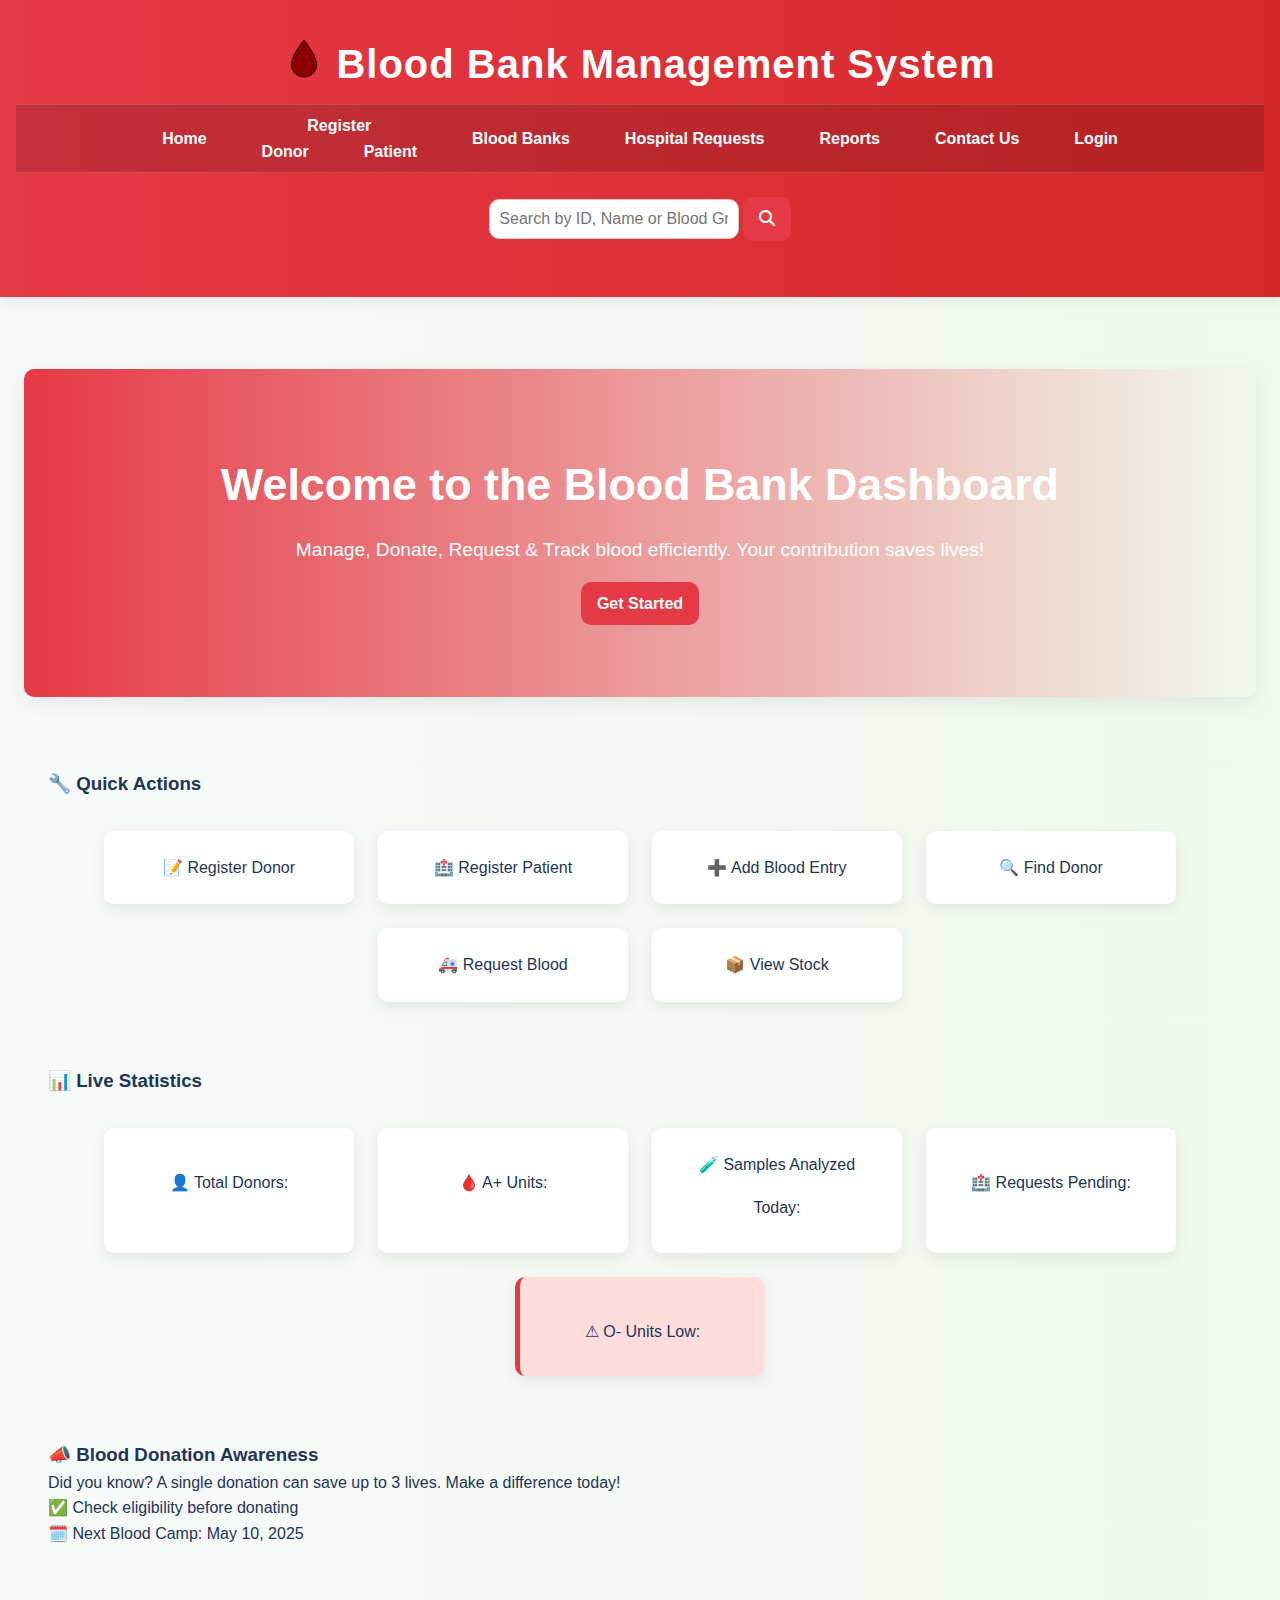
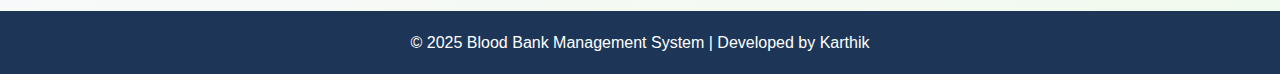
<file: index.html>
<!DOCTYPE html>
<html lang="en">
<head>
  <meta charset="UTF-8">
  <title>Blood Bank Management System</title>
  <meta name="viewport" content="width=device-width, initial-scale=1.0">
  <link rel="stylesheet" href="styles.css">
  <link rel="stylesheet" href="https://cdnjs.cloudflare.com/ajax/libs/font-awesome/6.4.0/css/all.min.css">
</head>
<body>
  <header>
    <h1><svg width="40" height="40" viewBox="0 0 64 64" fill="none" xmlns="http://www.w3.org/2000/svg">
      <path d="M32 4C32 4 12 28 12 42C12 53.046 20.954 62 32 62C43.046 62 52 53.046 52 42C52 28 32 4 32 4Z" fill="#8B0000" stroke="#400000" stroke-width="2"/>
    </svg>
     Blood Bank Management System</h1>
    <nav>
      <ul>
        <li><a href="index.html">Home</a></li>
        <li>
          <a href="#">Register</a>
          <ul class="dropdown">
            <li><a href="register.html">Donor</a></li>
            <li><a href="patient.php">Patient</a></li>
          </ul>
        </li>
        <li><a href="blood-bank.html">Blood Banks</a></li>
        <li><a href="hospital.php">Hospital Requests</a></li>
        <li><a href="report.php">Reports</a></li>
        <li><a href="contact.html">Contact Us</a></li>
        <li id="login-css" class="login-btn"><a href="select-role.html">Login</a></li>
      </ul>
    </nav>

    <div class="search-bar">
      <form action="search.php" method="GET">
        <input type="text" name="query" placeholder="Search by ID, Name or Blood Group" aria-label="Search">
        <button type="submit"><i class="fas fa-search"></i></button>
      </form>
    </div>
  </header>

  <main class="dashboard">
    <!-- Hero Section -->
    <section class="hero">
      <h2>Welcome to the Blood Bank Dashboard</h2>
      <p>Manage, Donate, Request & Track blood efficiently. Your contribution saves lives!</p>
      <a class="button" href="select-role.html">Get Started</a>
    </section>

    <!-- Quick Actions Panel -->
    <section class="quick-actions">
      <h3>🔧 Quick Actions</h3>
      <div class="action-cards">
        <a href="register.html" class="card">📝 Register Donor</a>
        <a href="patient.php" class="card">🏥 Register Patient</a>
        <a href="blood-entry.html" class="card">➕ Add Blood Entry</a>
        <a href="find-donor.html" class="card">🔍 Find Donor</a>
        <a href="hospital.php" class="card">🚑 Request Blood</a>
        <a href="stock-view.php" class="card">📦 View Stock</a>
      </div>
    </section>

    <!-- Dashboard Widgets -->
    <section class="dashboard-widgets">
      <h3>📊 Live Statistics</h3>
      <div class="widgets">
      <div class="widget">👤 Total Donors: <span><?= $donorCount ?></span></div>
      <div class="widget">🩸 A+ Units: <span><?= $aPlusUnits ?></span></div>
      <div class="widget">🧪 Samples Analyzed Today: <span><?= $samplesToday ?></span></div>
      <div class="widget">🏥 Requests Pending: <span><?= $pendingRequests ?></span></div>
      <div class="widget alert">⚠ O- Units Low: <span><?= $oMinusUnits ?></span></div>
    </div>
    </section>

    <!-- Awareness Section -->
    <section class="awareness">
      <h3>📣 Blood Donation Awareness</h3>
      <p>Did you know? A single donation can save up to 3 lives. Make a difference today!</p>
      <ul>
        <li>✅ Check eligibility before donating</li>
        <li>🗓️ Next Blood Camp: May 10, 2025</li>
      </ul>
    </section>

    <!-- Optional: Recent Activity Feed
    <section class="recent-activity">
      <h3>📃 Recent Activity</h3>
      <ul>
        <li>✔ Donor A donated 450ml on April 18</li>
        <li>✔ Hospital X requested 2 units of B+</li>
        <li>✔ Sample ID 223 analyzed by Analyst B</li>
      </ul>
    </section> -->
  </main>

  <footer>
    <p>&copy; 2025 Blood Bank Management System | Developed by Karthik</p>
  </footer>

  <script src="script.js"></script>
</body>
</html>
</file>
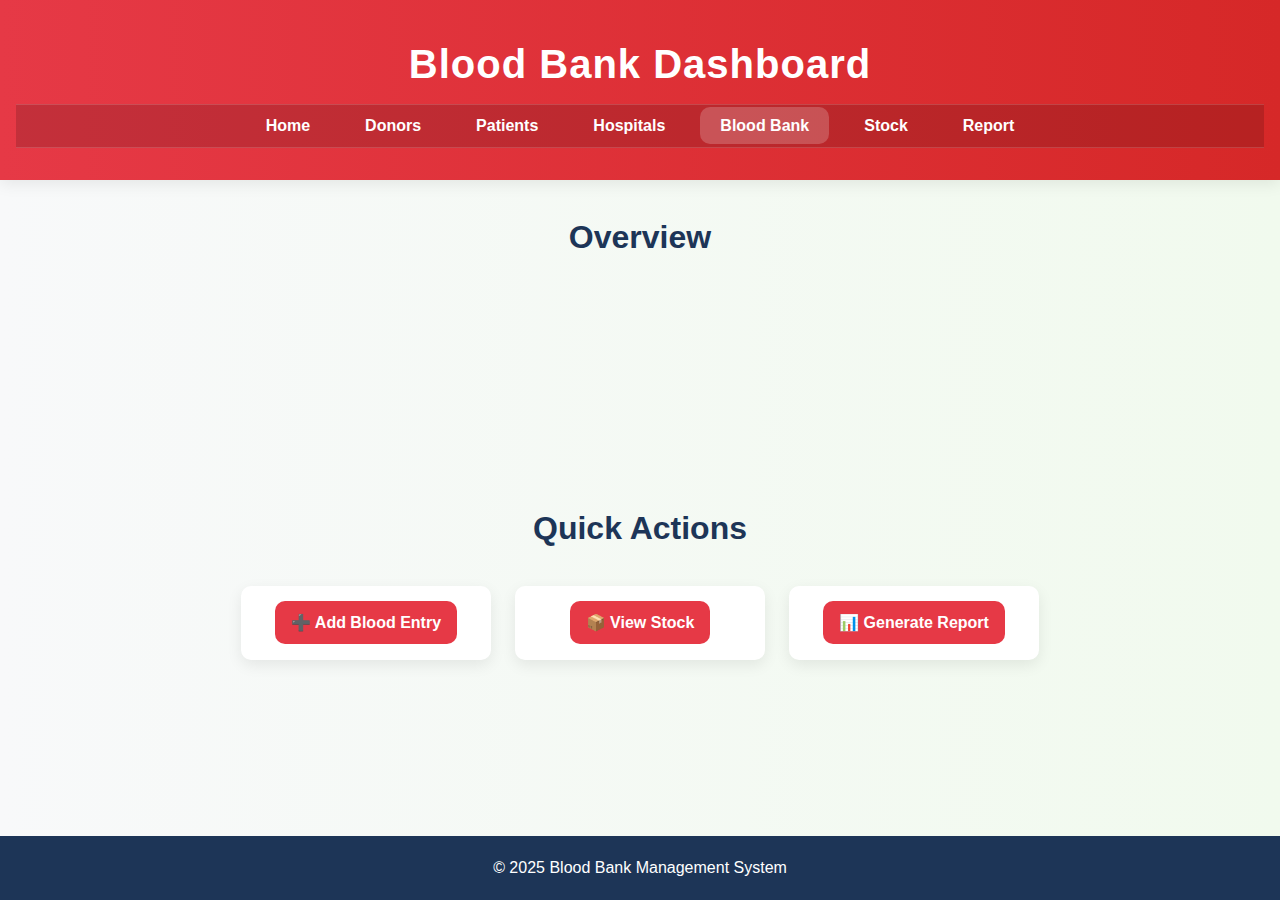
<file: blood-bank.html>
<!DOCTYPE html>
<html lang="en">
<head>
  <meta charset="UTF-8">
  <title>Blood Bank Dashboard</title>
  <link rel="stylesheet" href="styles.css">
</head>
<body>
  <header>
    <h1>Blood Bank Dashboard</h1>
    <nav>
      <ul>
        <li><a href="index.html">Home</a></li>
        <li><a href="donor.html">Donors</a></li>
        <li><a href="patient.php">Patients</a></li>
        <li><a href="hospital.php">Hospitals</a></li>
        <li><a href="blood-bank.html" class="active">Blood Bank</a></li>
        <li><a href="stock-view.php">Stock</a></li>
        <li><a href="report.php">Report</a></li>
      </ul>
    </nav>
  </header>

  <main class="info">
    <h2>Overview</h2>
    <div class="card-container">
      <?php include("php/blood-bank-dashboard.php"); ?>
    </div>
  </main>

  <section class="info">
    <h2>Quick Actions</h2>
    <div class="card-container">
      <div class="card">
        <a class="button" href="blood-entry.html">➕ Add Blood Entry</a>
      </div>
      <div class="card">
        <a class="button" href="stock-view.php">📦 View Stock</a>
      </div>
      <div class="card">
        <a class="button" href="report.php">📊 Generate Report</a>
      </div>
    </div>
  </section>

  <footer>
    <p>&copy; 2025 Blood Bank Management System</p>
  </footer>
  <script src="script.js"></script>
</body>
</html>
</file>
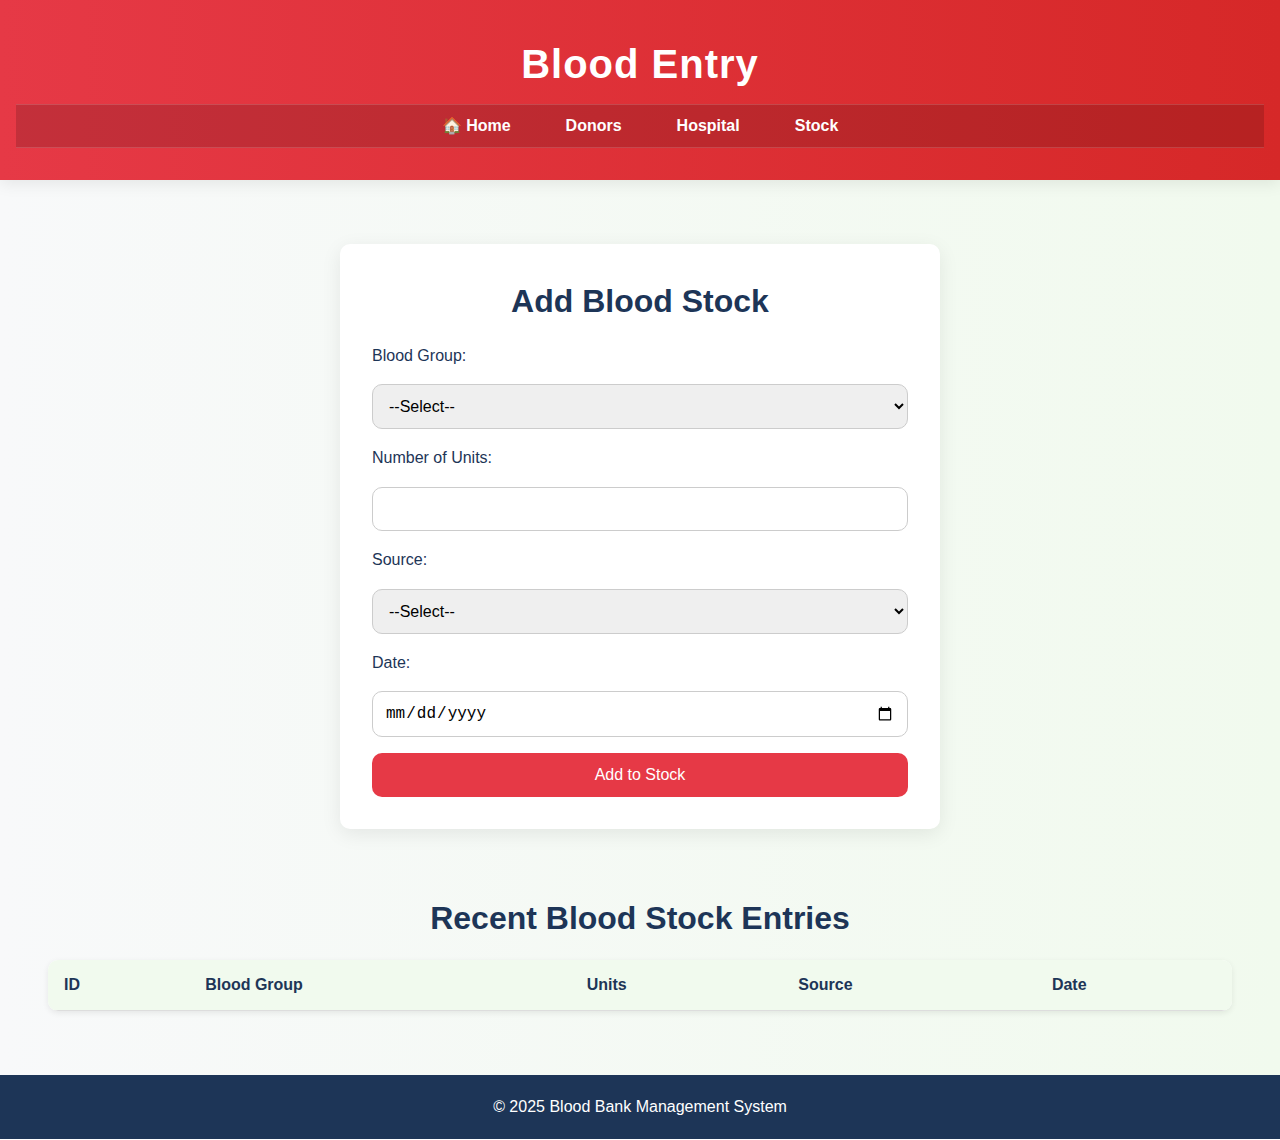
<file: blood-entry.html>
<!DOCTYPE html>
<html lang="en">
<head>
    <meta charset="UTF-8">
    <title>Blood Entry - Blood Bank</title>
    <link rel="stylesheet" href="styles.css">
</head>
<body>
<header>
    <h1>Blood Entry</h1>
    <nav>
        <ul>
            <li><a href="index.html">🏠 Home</a></li>
            <li><a href="donor.html">Donors</a></li>
            <li><a href="hospital.php">Hospital</a></li>
            <li><a href="stock-view.php">Stock</a></li>
        </ul>
    </nav>
</header>

<main>
    <!-- Blood Entry Form -->
    <section class="form-section">
        <h2>Add Blood Stock</h2>
        <form action="php/add-blood.php" method="POST" class="form-grid">
            <label for="blood_group">Blood Group:</label>
            <select id="blood_group" name="blood_group" required>
                <option value="">--Select--</option>
                <option value="A+">A+</option>
                <option value="A-">A-</option>
                <option value="B+">B+</option>
                <option value="B-">B-</option>
                <option value="O+">O+</option>
                <option value="O-">O-</option>
                <option value="AB+">AB+</option>
                <option value="AB-">AB-</option>
            </select>

            <label for="units">Number of Units:</label>
            <input type="number" id="units" name="units" min="1" required>

            <label for="source">Source:</label>
            <select id="source" name="source" required>
                <option value="">--Select--</option>
                <option value="Donor">Donor</option>
                <option value="Purchase">Purchase</option>
                <option value="Camp">Camp</option>
            </select>

            <label for="entry_date">Date:</label>
            <input type="date" id="entry_date" name="entry_date" required>

            <button type="submit">Add to Stock</button>
        </form>
    </section>

    <!-- Recent Blood Stock Entries -->
    <section class="table-section">
        <h2>Recent Blood Stock Entries</h2>
        <table>
            <thead>
            <tr>
                <th>ID</th>
                <th>Blood Group</th>
                <th>Units</th>
                <th>Source</th>
                <th>Date</th>
            </tr>
            </thead>
            <tbody>
            <?php include("php/fetch-blood-entries.php"); ?>
            </tbody>
        </table>
    </section>
</main>

<footer>
    <p>&copy; 2025 Blood Bank Management System</p>
</footer>
<script src="script.js"></script>
</body>
</html>
</file>
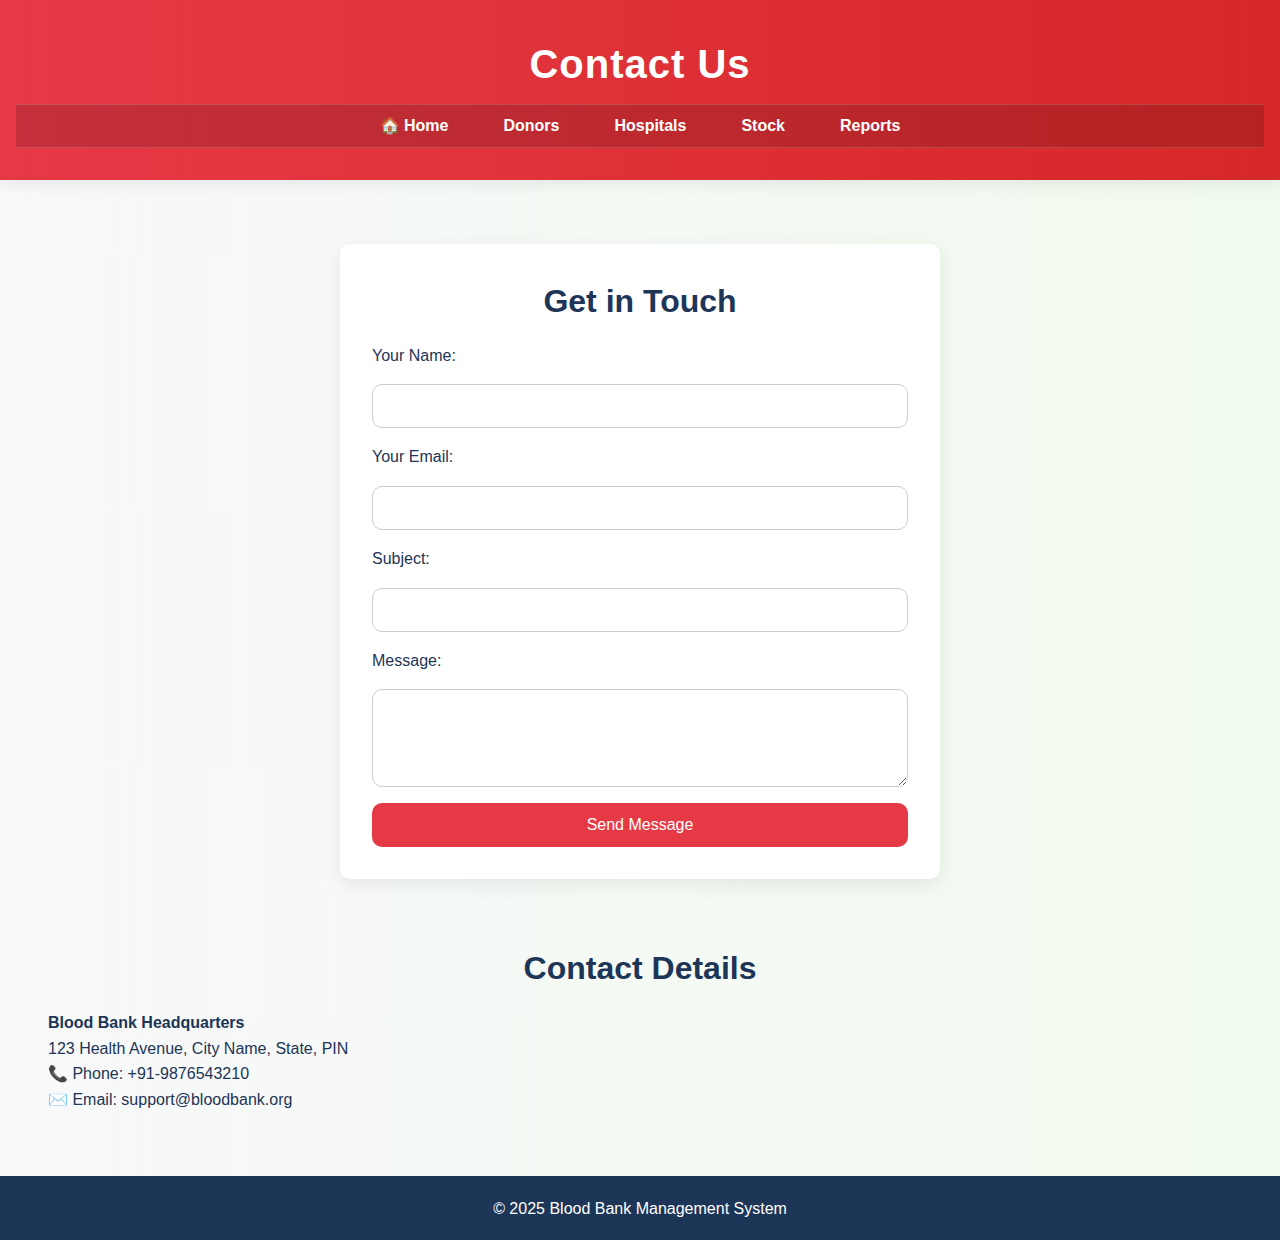
<file: contact.html>
<!DOCTYPE html>
<html lang="en">
<head>
  <meta charset="UTF-8">
  <title>Contact Us - Blood Bank</title>
  <link rel="stylesheet" href="styles.css">
</head>
<body>
  <header>
    <h1>Contact Us</h1>
    <nav>
      <ul>
        <li><a href="index.html">🏠 Home</a></li>
        <li><a href="donor.html">Donors</a></li>
        <li><a href="hospital.php">Hospitals</a></li>
        <li><a href="stock-view.php">Stock</a></li>
        <li><a href="report.php">Reports</a></li>
      </ul>
    </nav>
  </header>

  <main>
    <section class="form-section">
      <h2>Get in Touch</h2>
      <form action="php/send-message.php" method="POST" class="form-grid">
        <label for="name">Your Name:</label>
        <input type="text" id="name" name="name" required>

        <label for="email">Your Email:</label>
        <input type="email" id="email" name="email" required>

        <label for="subject">Subject:</label>
        <input type="text" id="subject" name="subject" required>

        <label for="message">Message:</label>
        <textarea id="message" name="message" rows="4" required></textarea>

        <button type="submit">Send Message</button>
      </form>
    </section>

    <section class="contact-info">
      <h2>Contact Details</h2>
      <p><strong>Blood Bank Headquarters</strong></p>
      <p>123 Health Avenue, City Name, State, PIN</p>
      <p>📞 Phone: +91-9876543210</p>
      <p>✉️ Email: support@bloodbank.org</p>
    </section>
  </main>

  <footer>
    <p>&copy; 2025 Blood Bank Management System</p>
  </footer>
  <script src="script.js"></script>
</body>
</html>
</file>
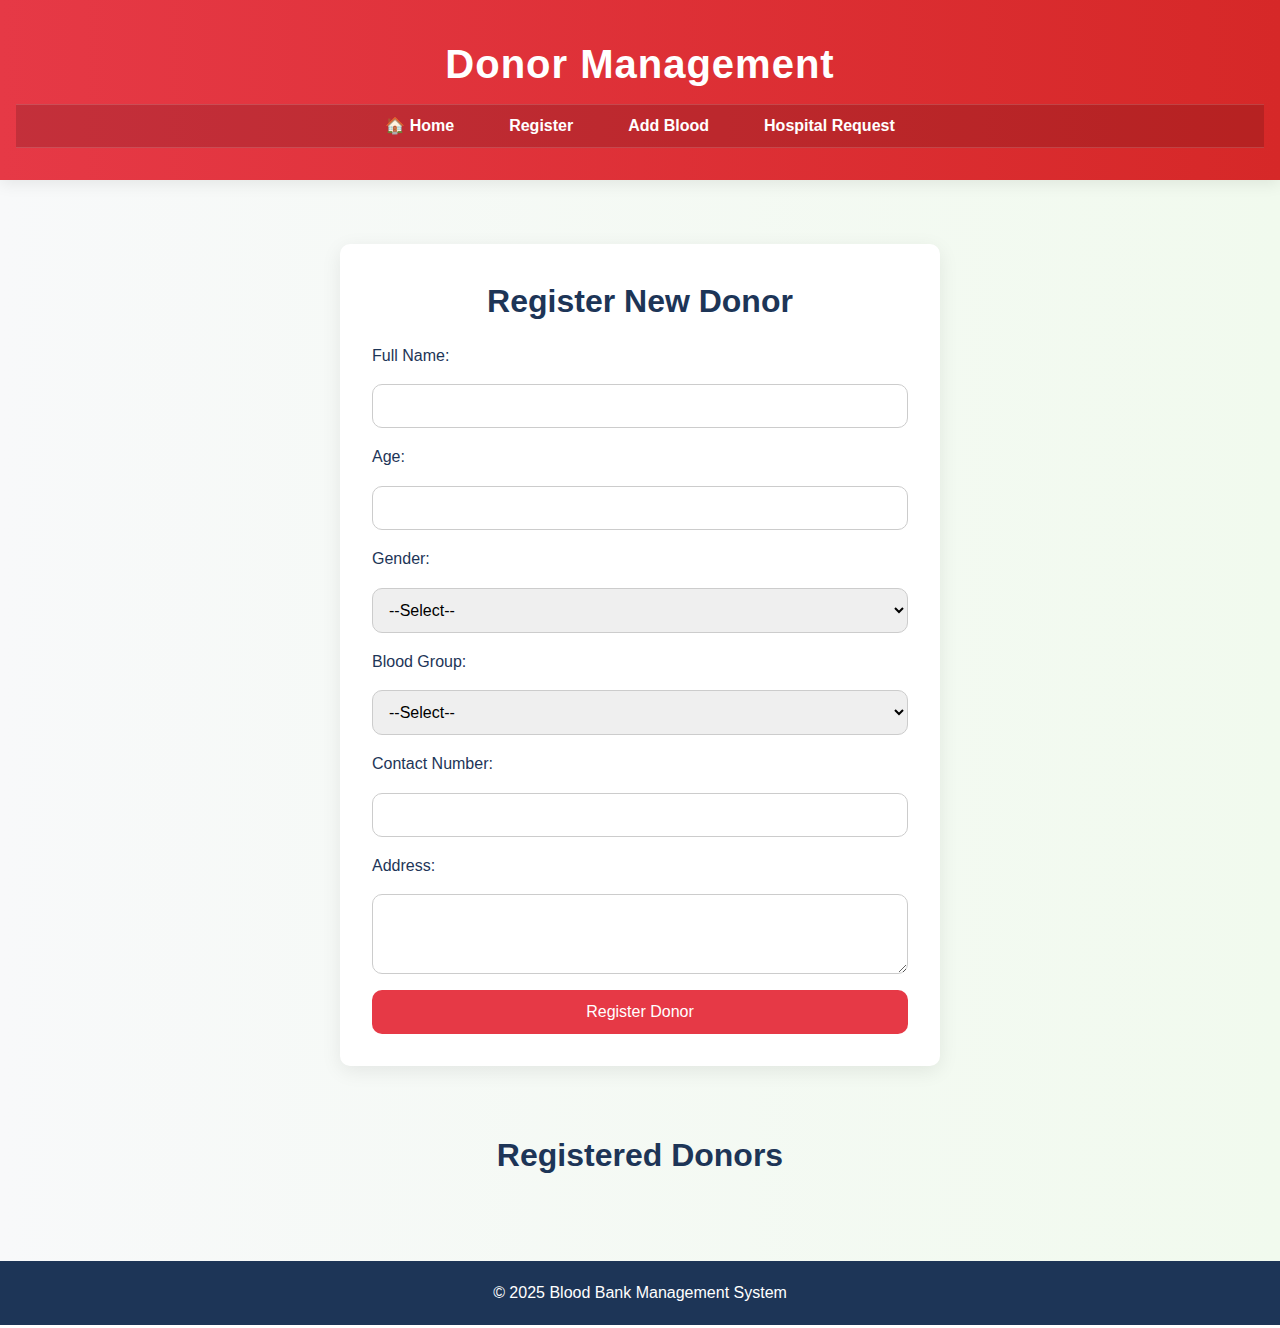
<file: donor.html>
<!DOCTYPE html>
<html lang="en">
<head>
  <meta charset="UTF-8">
  <title>Donor Registration - Blood Bank</title>
  <link rel="stylesheet" href="styles.css">
</head>
<body>
  <header>
    <h1>Donor Management</h1>
    <nav>
      <ul>
        <li><a href="index.html">🏠 Home</a></li>
        <li><a href="register.html">Register</a></li>
        <li><a href="blood-entry.html">Add Blood</a></li>
        <li><a href="hospital.php">Hospital Request</a></li>
      </ul>
    </nav>
  </header>

  <main>
    <!-- Donor Registration Form -->
    <section class="form-section">
      <h2>Register New Donor</h2>
      <form action="php/add-donor.php" method="POST" class="form-grid">
        <label for="name">Full Name:</label>
        <input type="text" id="name" name="name" required>

        <label for="age">Age:</label>
        <input type="number" id="age" name="age" min="18" max="65" required>

        <label for="gender">Gender:</label>
        <select id="gender" name="gender" required>
          <option value="">--Select--</option>
          <option value="Male">Male</option>
          <option value="Female">Female</option>
          <option value="Other">Other</option>
        </select>

        <label for="blood_group">Blood Group:</label>
        <select id="blood_group" name="blood_group" required>
          <option value="">--Select--</option>
          <option value="A+">A+</option>
          <option value="A-">A-</option>
          <option value="B+">B+</option>
          <option value="B-">B-</option>
          <option value="O+">O+</option>
          <option value="O-">O-</option>
          <option value="AB+">AB+</option>
          <option value="AB-">AB-</option>
        </select>

        <label for="phone">Contact Number:</label>
        <input type="tel" id="phone" name="phone" maxlength="10" pattern="[6-9]{1}[0-9]{9}" required>

        <label for="address">Address:</label>
        <textarea id="address" name="address" rows="3" required></textarea>

        <button type="submit">Register Donor</button>
      </form>
    </section>

   <!-- Donor Table -->
<section class="table-section">
    <h2>Registered Donors</h2>
    <?php include 'fetch-donors.php'; ?>
  </section>
  
  </main>

  <footer>
    <p>&copy; 2025 Blood Bank Management System</p>
  </footer>
</body>
</html>
</file>
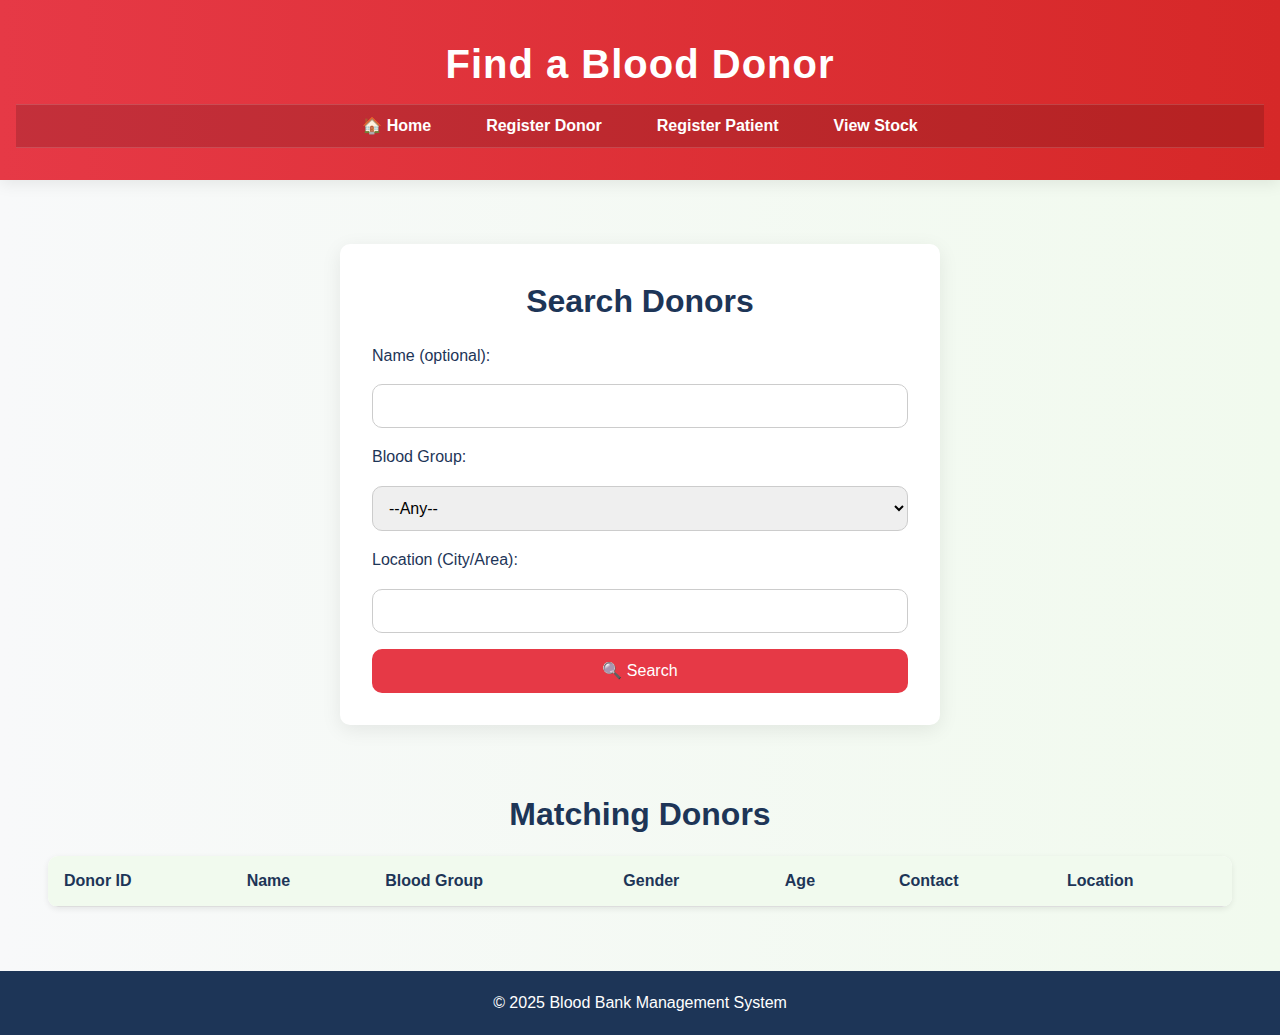
<file: find-donor.html>
<!DOCTYPE html>
<html lang="en">
<head>
  <meta charset="UTF-8">
  <title>Find Donor - Blood Bank</title>
  <link rel="stylesheet" href="styles.css">
</head>
<body>
  <header>
    <h1>Find a Blood Donor</h1>
    <nav>
      <ul>
        <li><a href="index.html">🏠 Home</a></li>
        <li><a href="register.html">Register Donor</a></li>
        <li><a href="patient.php">Register Patient</a></li>
        <li><a href="stock-view.php">View Stock</a></li>
      </ul>
    </nav>
  </header>

  <main>
    <!-- Search Form -->
    <section class="form-section">
      <h2>Search Donors</h2>
      <form action="php/find-donor.php" method="GET" class="form-grid">
        <label for="name">Name (optional):</label>
        <input type="text" id="name" name="name">

        <label for="blood_group">Blood Group:</label>
        <select id="blood_group" name="blood_group">
          <option value="">--Any--</option>
          <option value="A+">A+</option>
          <option value="A-">A-</option>
          <option value="B+">B+</option>
          <option value="B-">B-</option>
          <option value="O+">O+</option>
          <option value="O-">O-</option>
          <option value="AB+">AB+</option>
          <option value="AB-">AB-</option>
        </select>

        <label for="location">Location (City/Area):</label>
        <input type="text" id="location" name="location">

        <button type="submit">🔍 Search</button>
      </form>
    </section>

    <!-- Donor Results -->
    <section class="table-section">
      <h2>Matching Donors</h2>
      <table>
        <thead>
          <tr>
            <th>Donor ID</th>
            <th>Name</th>
            <th>Blood Group</th>
            <th>Gender</th>
            <th>Age</th>
            <th>Contact</th>
            <th>Location</th>
          </tr>
        </thead>
        <tbody>
          <?php include("php/find-donor.php"); ?>
        </tbody>
      </table>
    </section>
  </main>

  <footer>
    <p>&copy; 2025 Blood Bank Management System</p>
  </footer>
  <script src="script.js"></script>
</body>
</html>
</file>
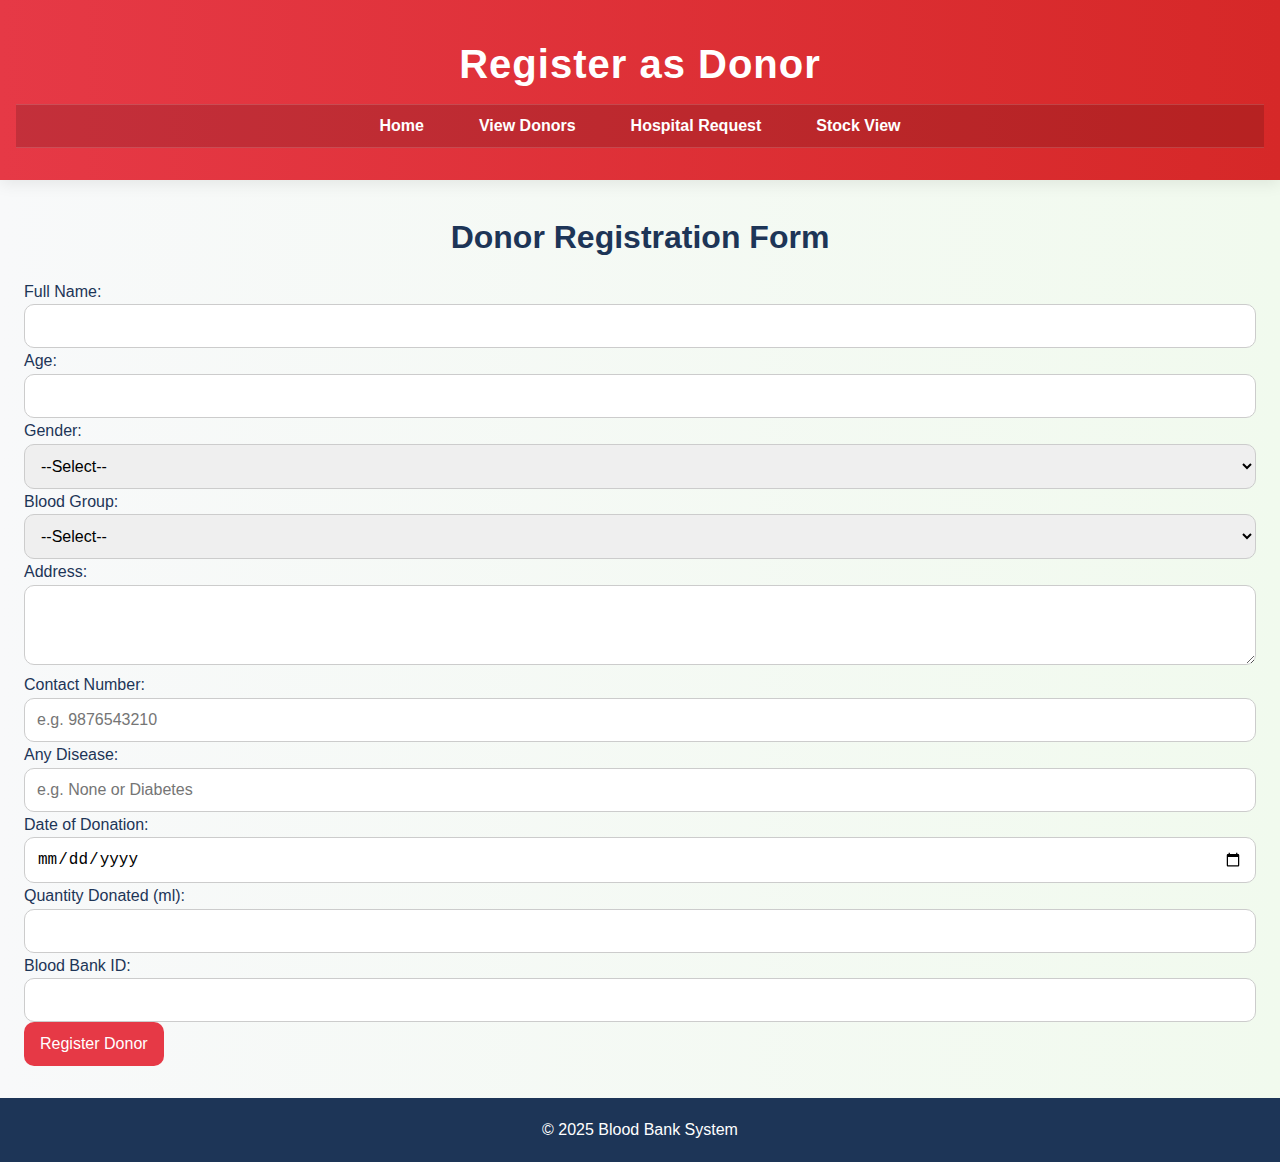
<file: register.html>
<!DOCTYPE html>
<html lang="en">
<head>
  <meta charset="UTF-8">
  <title>Register as Donor</title>
  <link rel="stylesheet" href="styles.css">
</head>
<body>
  <header>
    <h1>Register as Donor</h1>
    <nav>
      <ul>
        <li><a href="index.html">Home</a></li>
        <li><a href="donor.html">View Donors</a></li>
        <li><a href="hospital-request.html">Hospital Request</a></li>
        <li><a href="stock-view.php">Stock View</a></li>
      </ul>
    </nav>
  </header>

  <main class="form-container">
    <h2>Donor Registration Form</h2>
    <form action="php/submit-donor.php" method="POST">

      <label for="name">Full Name:</label>
      <input type="text" id="name" name="name" required>

      <label for="age">Age:</label>
      <input type="number" id="age" name="age" required min="18" max="65">

      <label for="gender">Gender:</label>
      <select id="gender" name="gender" required>
        <option value="">--Select--</option>
        <option value="Male">Male</option>
        <option value="Female">Female</option>
        <option value="Other">Other</option>
      </select>

      <label for="blood_group">Blood Group:</label>
      <select id="blood_group" name="blood_group" required>
        <option value="">--Select--</option>
        <option value="A+">A+</option>
        <option value="A-">A-</option>
        <option value="B+">B+</option>
        <option value="B-">B-</option>
        <option value="O+">O+</option>
        <option value="O-">O-</option>
        <option value="AB+">AB+</option>
        <option value="AB-">AB-</option>
      </select>

      <label for="address">Address:</label>
      <textarea id="address" name="address" rows="3" required></textarea>

      <label for="phone">Contact Number:</label>
      <input type="tel" id="phone" name="phone" maxlength="10" pattern="[6-9]{1}[0-9]{9}" required
             placeholder="e.g. 9876543210">

      <label for="disease">Any Disease:</label>
      <input type="text" id="disease" name="disease" placeholder="e.g. None or Diabetes">

      <label for="donation_date">Date of Donation:</label>
      <input type="date" id="donation_date" name="donation_date" required>

      <label for="quantity">Quantity Donated (ml):</label>
      <input type="number" id="quantity" name="quantity" required min="100" step="50">

      <label for="blood_bank_id">Blood Bank ID:</label>
      <input type="number" id="blood_bank_id" name="blood_bank_id" required>

      <button type="submit">Register Donor</button>
    </form>
  </main>

  <footer>
    <p>&copy; 2025 Blood Bank System</p>
  </footer>
  <script src="script.js"></script>
</body>
</html>
</file>
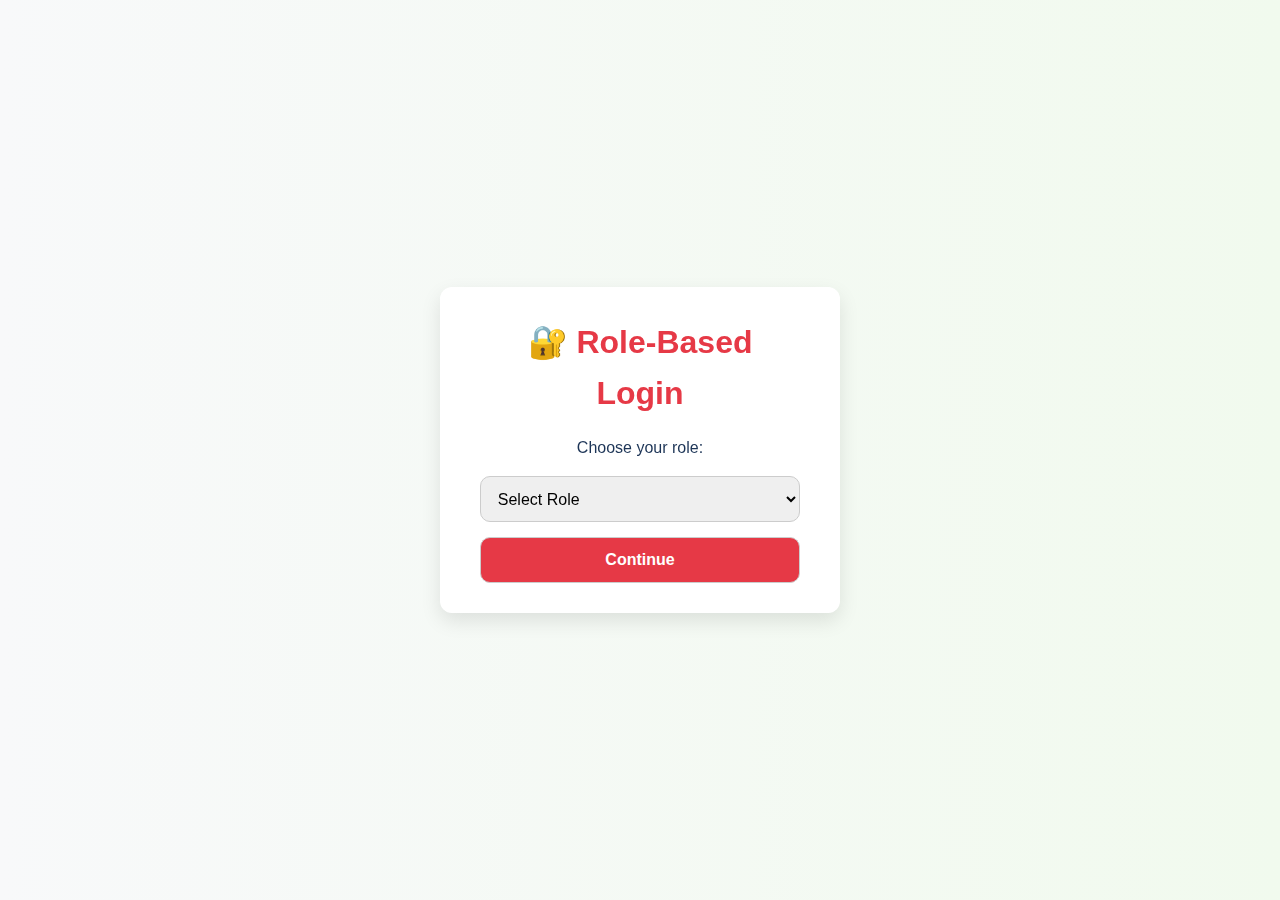
<file: select-role.html>
<!DOCTYPE html>
<html lang="en">
<head>
  <meta charset="UTF-8">
  <title>Select Role - Login</title>
  <meta name="viewport" content="width=device-width, initial-scale=1.0">
  <link rel="stylesheet" href="styles.css" />
  <style>
    body {
      font-family: Arial, sans-serif;
      background-color: #f9f9f9;
      display: flex;
      justify-content: center;
      align-items: center;
      height: 100vh;
      margin: 0;
    }
    .role-container {
      background-color: white;
      padding: 30px 40px;
      border-radius: 12px;
      box-shadow: 0 8px 20px rgba(0,0,0,0.1);
      text-align: center;
      width: 100%;
      max-width: 400px;
    }
    h2 {
      margin-bottom: 20px;
      color: #333;
    }
    select, button {
      width: 100%;
      padding: 10px;
      margin-top: 15px;
      font-size: 16px;
      border: 1px solid #ccc;
      border-radius: 8px;
    }
    button {
      background-color: #e76f51;
      color: white;
      border: none;
      cursor: pointer;
    }
    button:hover {
      background-color: #d65a3f;
    }
  </style>
</head>
<body>
  <div class="role-container">
    <h2>🔐 Role-Based Login</h2>
    <form id="roleForm">
      <label for="role">Choose your role:</label>
      <select id="role" required autofocus>
        <option value="" disabled selected>Select Role</option>
        <option value="donor">Donor</option>
        <option value="hospital">Hospital</option>
        <option value="admin">Admin</option>
        <option value="patient">Patient</option>
      </select>
      <button type="submit">Continue</button>
    </form>
  </div>

  <script>
    document.getElementById('roleForm').addEventListener('submit', function(e) {
      e.preventDefault();
      const role = document.getElementById('role').value;
      if (role) {
        window.location.href = `login.php?role=${encodeURIComponent(role)}`;
      } else {
        alert("Please select a role to proceed.");
      }
    });
  </script>
  <script src="script.js"></script>
</body>
</html>
</file>
<file: styles.css>
/* ===========================
   Root Theme & Reset Styles
=========================== */
:root {
    --primary: #e63946;
    --primary-dark: #d62828;
    --primary-hover: #d62839;
    --secondary: #f1faee;
    --accent: #a8dadc;
    --text: #1d3557;
    --light: #f8f9fa;
    --shadow: rgba(0, 0, 0, 0.08);
    --font: 'Segoe UI', sans-serif;
    --radius: 10px;
  }
  
  * {
    margin: 0;
    padding: 0;
    box-sizing: border-box;
  }
  
  body {
    font-family: var(--font);
    background: linear-gradient(to right, var(--light), var(--secondary));
    color: var(--text);
    line-height: 1.6;
    min-height: 100vh;
    display: flex;
    flex-direction: column;
  }
  
  a {
    text-decoration: none;
    color: inherit;
  }
  
  ul {
    list-style: none;
  }
  
  /* ===========================
     Centered Form Container
  =========================== */
  .centered-form {
    display: flex;
    align-items: center;
    justify-content: center;
    min-height: 100vh;
    padding: 2rem;
    background: linear-gradient(to right, #f1faee, #e9f5ec);
  }
  
  /* ===========================
     Header & Navigation
  =========================== */
  header {
    background: linear-gradient(to right, var(--primary), var(--primary-dark));
    color: white;
    padding: 2rem 1rem;
    text-align: center;
    box-shadow: 0 4px 15px var(--shadow);
  }
  
  header h1 {
    font-size: 2.5rem;
    margin-bottom: 0.5rem;
    letter-spacing: 1px;
  }
  
  nav {
    background-color: rgba(0, 0, 0, 0.15);
    padding: 0.5rem 0;
    border-top: 1px solid rgba(255, 255, 255, 0.15);
    border-bottom: 1px solid rgba(255, 255, 255, 0.15);
  }
  
  nav ul {
    display: flex;
    justify-content: center;
    align-items: center;
    gap: 15px;
  }
  
  nav ul li a {
    font-weight: bold;
    padding: 10px 20px;
    border-radius: var(--radius);
    color: white;
    transition: all 0.3s ease;
  }
  
  nav ul li a:hover,
  nav ul li a.active {
    background-color: rgba(255, 255, 255, 0.2);
  }
  /* #login-css{
    background-color: white;
    color: #E63946;
  } */
  nav ul li a.login-btn {
    background-color: #E63946;
    color: #fff;
    border: 2px solid white;
  }
  
  nav ul li a.login-btn:hover {
    background-color: white;
    color: var(--primary);
  }
  
  /* ===========================
     Hero Section
  =========================== */
  .hero {
    background: linear-gradient(to right, var(--primary), var(--secondary));
    color: white;
    text-align: center;
    padding: 80px 20px;
    border-radius: var(--radius);
    margin: 40px 0;
    box-shadow: 0 6px 20px var(--shadow);
  }
  
  .hero h2 {
    font-size: 2.8rem;
    margin-bottom: 15px;
  }
  
  .hero p {
    font-size: 1.2rem;
    margin-bottom: 25px;
  }
  
  .button {
    background-color: var(--primary);
    color: white;
    padding: 12px 25px;
    font-weight: 600;
    border-radius: var(--radius);
    transition: background-color 0.3s ease, transform 0.2s ease;
  }
  
  .button:hover {
    background-color: var(--primary-hover);
    transform: translateY(-2px);
  }
  
  /* ===========================
     Search Bar
  =========================== */
  .search-bar {
    display: flex;
    justify-content: center;
    gap: 0.5rem;
    margin: 1.5rem 0;
  }
  
  .search-bar input {
    padding: 0.6rem;
    border-radius: var(--radius);
    border: 1px solid #ccc;
    width: 250px;
  }
  
  .search-bar button {
    padding: 0.6rem 1.2rem;
    background-color: var(--text);
    color: #fff;
    border: none;
    border-radius: var(--radius);
    cursor: pointer;
    font-weight: bold;
  }
  
  .search-bar button:hover {
    background-color: var(--primary-dark);
  }
  
  /* ===========================
     Main & Section
  =========================== */
  main,
  section {
    padding: 2rem 1.5rem;
    flex: 1;
  }
  
  h2 {
    font-size: 2rem;
    text-align: center;
    margin-bottom: 1rem;
  }
  
  /* ===========================
     Cards & Widgets
  =========================== */
  .card-container,
  .action-cards,
  .widgets {
    display: flex;
    flex-wrap: wrap;
    gap: 1.5rem;
    justify-content: center;
    margin-top: 2rem;
  }
  
  .card,
  .widget {
    background: white;
    padding: 1.5rem;
    border-radius: var(--radius);
    box-shadow: 0 5px 15px var(--shadow);
    text-align: center;
    width: 250px;
    transition: all 0.3s ease;
  }
  
  .card:hover {
    background-color: var(--primary);
    color: white;
    transform: translateY(-5px);
  }
  
  .widget.alert {
    background-color: #ffdddd;
    border-left: 5px solid var(--primary);
  }
  
  .widget span {
    font-size: 2rem;
    font-weight: bold;
  }
  
  /* ===========================
     Tables
  =========================== */
  .table-section table {
    width: 100%;
    border-collapse: collapse;
    margin-top: 1rem;
    background-color: #fff;
    border-radius: var(--radius);
    box-shadow: 0 2px 6px var(--shadow);
    overflow: hidden;
  }
  
  .table-section th,
  .table-section td {
    padding: 12px 16px;
    text-align: left;
    border-bottom: 1px solid #ddd;
  }
  
  .table-section th {
    background-color: var(--secondary);
    color: var(--text);
  }
  
  .table-section tbody tr:hover {
    background-color: #fdf0f0;
  }
  
  /* ===========================
     Forms
  =========================== */
  .form-section {
    background-color: white;
    padding: 2rem;
    border-radius: var(--radius);
    box-shadow: 0 5px 20px var(--shadow);
    max-width: 600px;
    margin: 2rem auto;
  }
  
  .form-grid {
    display: grid;
    gap: 1rem;
  }
  
  input,
  select,
  textarea {
    width: 100%;
    padding: 0.75rem;
    border-radius: var(--radius);
    border: 1px solid #ccc;
    font-size: 1rem;
  }
  
  input:focus,
  select:focus,
  textarea:focus {
    border-color: var(--primary);
    outline: none;
  }
  
  button[type="submit"],
  .button {
    background-color: var(--primary);
    color: white;
    border: none;
    padding: 0.8rem 1rem;
    font-size: 1rem;
    border-radius: var(--radius);
    cursor: pointer;
    transition: background 0.3s;
  }
  
  button[type="submit"]:hover {
    background-color: var(--primary-hover);
  }
  
  /* ===========================
     Sidebar
  =========================== */
  .sidebar {
    background: white;
    padding: 25px;
    border-radius: var(--radius);
    box-shadow: 0 5px 15px var(--shadow);
    max-width: 320px;
    margin: 20px auto;
  }
  
  .sidebar h3 {
    margin-bottom: 20px;
  }
  
  .sidebar label {
    font-weight: bold;
    margin-bottom: 6px;
    display: block;
  }
  
  .sidebar input,
  .sidebar select {
    width: 100%;
    padding: 10px;
    margin-bottom: 15px;
    border-radius: 5px;
    border: 1.5px solid #ccc;
  }
  
  .sidebar button {
    width: 100%;
    background-color: var(--primary);
    color: white;
    padding: 12px;
    border: none;
    border-radius: 5px;
    font-weight: bold;
    cursor: pointer;
  }
  
  .sidebar button:hover {
    background-color: var(--primary-hover);
  }
  
  /* ===========================
     Role Selection / Login
  =========================== */
  .role-container,
  .login-container {
    background: rgba(255, 255, 255, 0.95);
    backdrop-filter: blur(8px);
    padding: 2rem;
    max-width: 400px;
    margin: 5vh auto;
    border-radius: var(--radius);
    box-shadow: 0 6px 25px var(--shadow);
    text-align: center;
  }
  
  .role-container h2 {
    color: var(--primary);
    margin-bottom: 1rem;
  }
  
  .role-container select,
  .role-container button {
    width: 100%;
    padding: 0.8rem;
    margin-top: 15px;
    font-size: 1rem;
    border-radius: var(--radius);
    border: 1px solid #ccc;
  }
  
  .role-container button {
    background-color: var(--primary);
    color: white;
    font-weight: bold;
  }
  
  .role-container button:hover {
    background-color: var(--primary-hover);
  }
  
  /* ===========================
     Footer
  =========================== */
  footer {
    background-color: var(--text);
    color: white;
    text-align: center;
    padding: 1.2rem;
    margin-top: auto;
  }
  
  /* ===========================
     Scrollbar
  =========================== */
  ::-webkit-scrollbar {
    width: 8px;
  }
  ::-webkit-scrollbar-thumb {
    background: var(--primary);
    border-radius: 5px;
  }
  ::-webkit-scrollbar-track {
    background: var(--light);
  }
  
  /* ===========================
     Responsive
  =========================== */
  @media (max-width: 768px) {
    nav ul {
      flex-direction: column;
      align-items: center;
    }
  
    .form-section,
    .role-container,
    .card,
    .widget {
      margin: 1rem;
      width: 100%;
    }
  
    .search-bar {
      flex-direction: column;
      align-items: center;
    }
  
    .hero h2 {
      font-size: 2rem;
    }
  
    .button {
      padding: 10px 20px;
    }
   
  }
</file>
